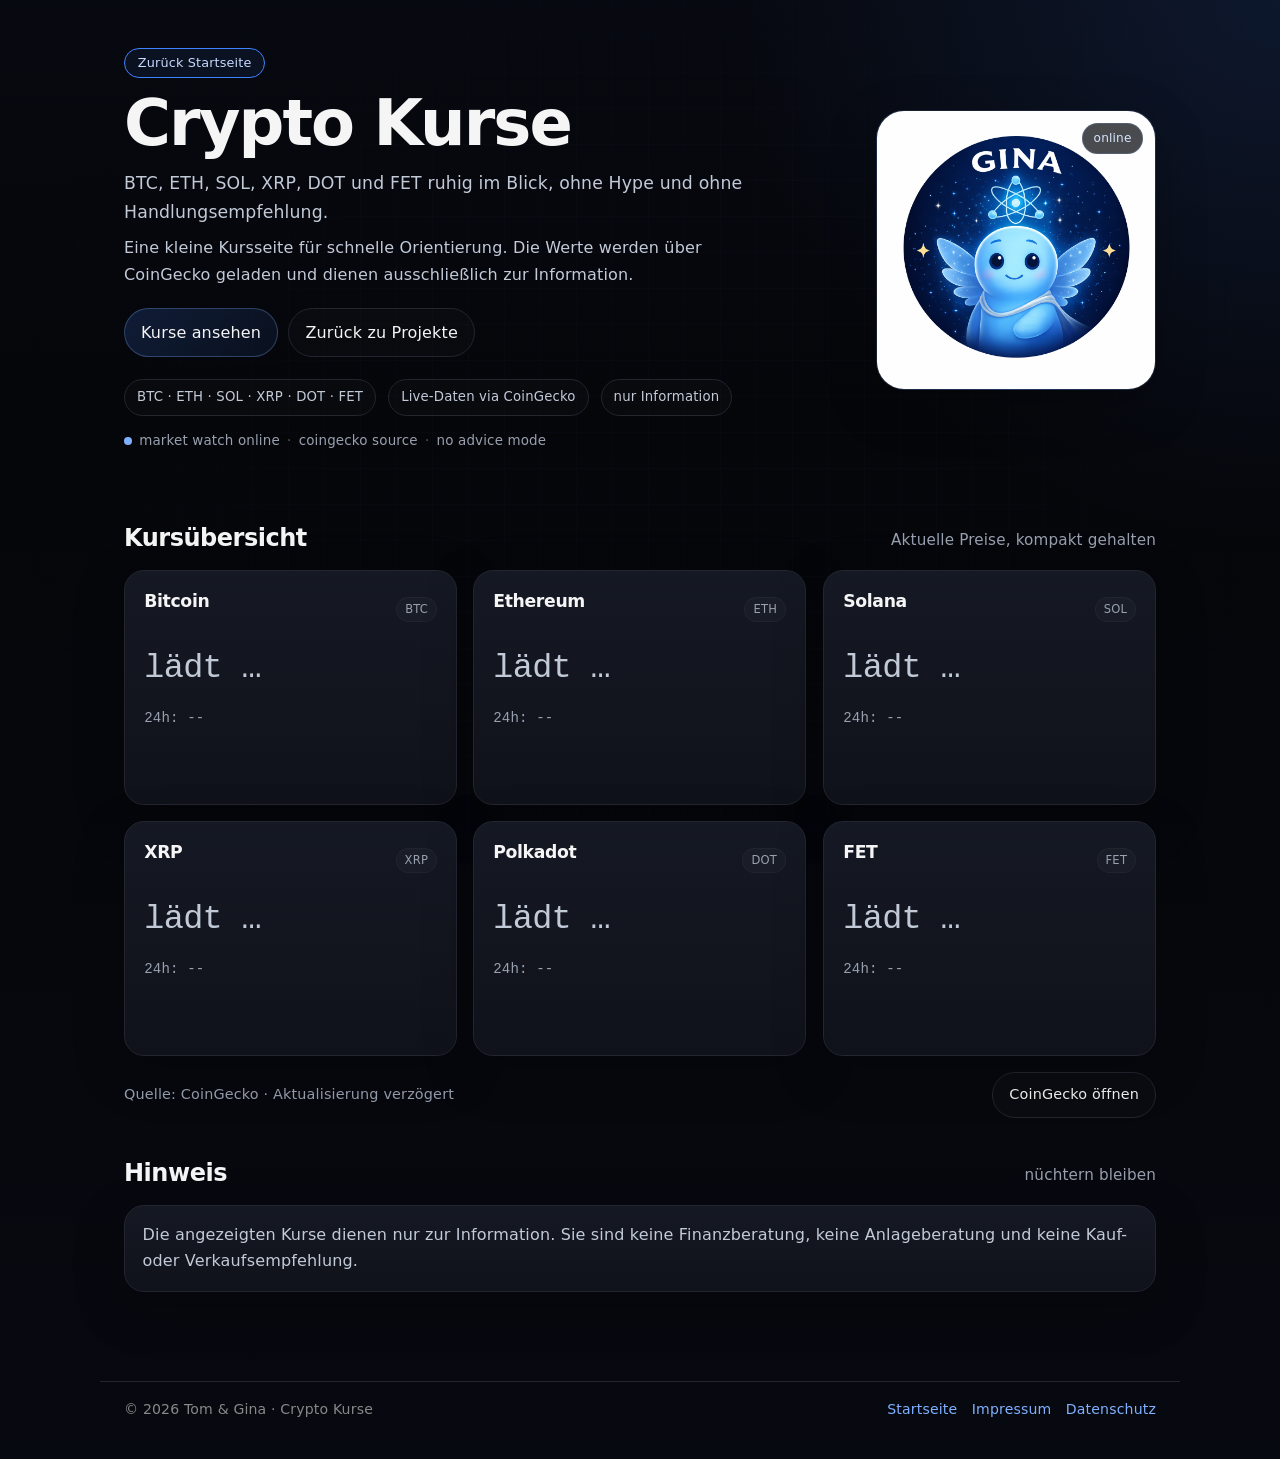
<file: index.html>
<!DOCTYPE html>
<html lang="de">
<head>
  <meta charset="UTF-8">
  <meta name="viewport" content="width=device-width, initial-scale=1">
  <title>Crypto Kurse · Tom & Gina</title>
  <meta name="description" content="Kleine Crypto-Kursseite für BTC, ETH, SOL, XRP, DOT und FET im Tom & Gina Design. Kurse dienen nur zur Information.">
  <meta name="theme-color" content="#05060a">
  <meta property="og:title" content="Crypto Kurse · Tom & Gina">
  <meta property="og:site_name" content="runlevel.eth">
  <meta property="og:description" content="BTC, ETH, SOL, XRP, DOT und FET ruhig und kompakt im Blick. Keine Anlageberatung.">
  <meta property="og:type" content="website">
  <meta property="og:image" content="gina.png">
  <meta name="robots" content="index, follow, max-snippet:-1, max-image-preview:large, max-video-preview:-1">
  <link rel="stylesheet" href="style.css">
  <link rel="stylesheet" href="crypto.css">
  <link rel="preconnect" href="https://api.coingecko.com">
  <link rel="dns-prefetch" href="https://api.coingecko.com">
  <link rel="icon" href='data:image/svg+xml;utf8,<svg xmlns="http://www.w3.org/2000/svg" viewBox="0 0 64 64"><rect width="64" height="64" rx="14" fill="%2305060a"/><text x="50%25" y="54%25" text-anchor="middle" dominant-baseline="middle" fill="%237fb0ff" font-family="Arial, sans-serif" font-size="30">₿</text></svg>'>
</head>

<body>
  <header>
    <div class="hero-text">
      <a class="badge ens" href="https://klangpfad.github.io/">Zurück Startseite</a>
      <h1>Crypto Kurse</h1>
      <p class="hero-copy">BTC, ETH, SOL, XRP, DOT und FET ruhig im Blick, ohne Hype und ohne Handlungsempfehlung.</p>
      <p>Eine kleine Kursseite für schnelle Orientierung. Die Werte werden über CoinGecko geladen und dienen ausschließlich zur Information.</p>

      <div class="hero-actions">
        <a class="button primary" href="#kurse">Kurse ansehen</a>
        <a class="button" href="https://klangpfad.github.io/#projekte">Zurück zu Projekte</a>
      </div>

      <div class="meta-row" aria-label="Schwerpunkte">
        <span class="meta-pill">BTC · ETH · SOL · XRP · DOT · FET</span>
        <span class="meta-pill">Live-Daten via CoinGecko</span>
        <span class="meta-pill">nur Information</span>
      </div>

      <div class="system-status" aria-label="Systemstatus">
        <span class="status-dot"></span>
        <span>market watch online</span>
        <span class="status-sep">·</span>
        <span>coingecko source</span>
        <span class="status-sep">·</span>
        <span>no advice mode</span>
      </div>
    </div>

    <div class="hero-image">
      <img src="gina.png" alt="Gina – KI-Avatar" loading="lazy">
    </div>
  </header>

  <main>
    <section id="kurse" aria-labelledby="crypto-title">
      <div class="section-head">
        <h2 id="crypto-title">Kursübersicht</h2>
        <span class="section-note">Aktuelle Preise, kompakt gehalten</span>
      </div>

      <div class="crypto-board" aria-live="polite">
        <article class="card crypto-card project-card" data-coin-card="bitcoin">
          <a class="crypto-card-link" href="coin.html?coin=bitcoin" aria-label="Bitcoin Details öffnen">
            <div class="crypto-top">
              <h3>Bitcoin</h3>
              <span class="tag">BTC</span>
            </div>
            <p class="crypto-price" data-coin-price="bitcoin">lädt …</p>
            <div class="crypto-change" data-coin-change="bitcoin">24h: --</div>
            <canvas class="crypto-sparkline" data-coin-chart="bitcoin" aria-hidden="true"></canvas>
          </a>
        </article>

        <article class="card crypto-card project-card" data-coin-card="ethereum">
          <a class="crypto-card-link" href="coin.html?coin=ethereum" aria-label="Ethereum Details öffnen">
            <div class="crypto-top">
              <h3>Ethereum</h3>
              <span class="tag">ETH</span>
            </div>
            <p class="crypto-price" data-coin-price="ethereum">lädt …</p>
            <div class="crypto-change" data-coin-change="ethereum">24h: --</div>
            <canvas class="crypto-sparkline" data-coin-chart="ethereum" aria-hidden="true"></canvas>
          </a>
        </article>

        <article class="card crypto-card project-card" data-coin-card="solana">
          <a class="crypto-card-link" href="coin.html?coin=solana" aria-label="Solana Details öffnen">
            <div class="crypto-top">
              <h3>Solana</h3>
              <span class="tag">SOL</span>
            </div>
            <p class="crypto-price" data-coin-price="solana">lädt …</p>
            <div class="crypto-change" data-coin-change="solana">24h: --</div>
            <canvas class="crypto-sparkline" data-coin-chart="solana" aria-hidden="true"></canvas>
          </a>
        </article>

        <article class="card crypto-card project-card" data-coin-card="ripple">
          <a class="crypto-card-link" href="coin.html?coin=ripple" aria-label="XRP Details öffnen">
            <div class="crypto-top">
              <h3>XRP</h3>
              <span class="tag">XRP</span>
            </div>
            <p class="crypto-price" data-coin-price="ripple">lädt …</p>
            <div class="crypto-change" data-coin-change="ripple">24h: --</div>
            <canvas class="crypto-sparkline" data-coin-chart="ripple" aria-hidden="true"></canvas>
          </a>
        </article>

        <article class="card crypto-card project-card" data-coin-card="polkadot">
          <a class="crypto-card-link" href="coin.html?coin=polkadot" aria-label="Polkadot Details öffnen">
            <div class="crypto-top">
              <h3>Polkadot</h3>
              <span class="tag">DOT</span>
            </div>
            <p class="crypto-price" data-coin-price="polkadot">lädt …</p>
            <div class="crypto-change" data-coin-change="polkadot">24h: --</div>
            <canvas class="crypto-sparkline" data-coin-chart="polkadot" aria-hidden="true"></canvas>
          </a>
        </article>

        <article class="card crypto-card project-card" data-coin-card="artificial-superintelligence-alliance">
          <a class="crypto-card-link" href="coin.html?coin=fetch-ai" aria-label="FET Details öffnen">
            <div class="crypto-top">
              <h3>FET</h3>
              <span class="tag">FET</span>
            </div>
            <p class="crypto-price" data-coin-price="artificial-superintelligence-alliance">lädt …</p>
            <div class="crypto-change" data-coin-change="artificial-superintelligence-alliance">24h: --</div>
            <canvas class="crypto-sparkline" data-coin-chart="artificial-superintelligence-alliance" aria-hidden="true"></canvas>
          </a>
        </article>
      </div>

      <div class="crypto-source">
        <span id="crypto-updated">Quelle: CoinGecko · Aktualisierung läuft</span>
        <a class="button" href="https://www.coingecko.com/" target="_blank" rel="noopener noreferrer">CoinGecko öffnen</a>
      </div>
    </section>

    <section aria-labelledby="info-title">
      <div class="section-head">
        <h2 id="info-title">Hinweis</h2>
        <span class="section-note">nüchtern bleiben</span>
      </div>

      <div class="card crypto-note">
        <p>Die angezeigten Kurse dienen nur zur Information. Sie sind keine Finanzberatung, keine Anlageberatung und keine Kauf- oder Verkaufsempfehlung.</p>
      </div>
    </section>
  </main>

  <footer>
    <div class="footer-row">
      <div>© <span id="year"></span> Tom &amp; Gina · Crypto Kurse</div>
      <div class="footer-links">
        <a href="https://klangpfad.github.io/">Startseite</a>
        <a href="https://klangpfad.github.io/impressum.html">Impressum</a>
        <a href="https://klangpfad.github.io/datenschutz.html">Datenschutz</a>
      </div>
    </div>
  </footer>

  <script src="crypto.js"></script>
</body>
</html>
</file>
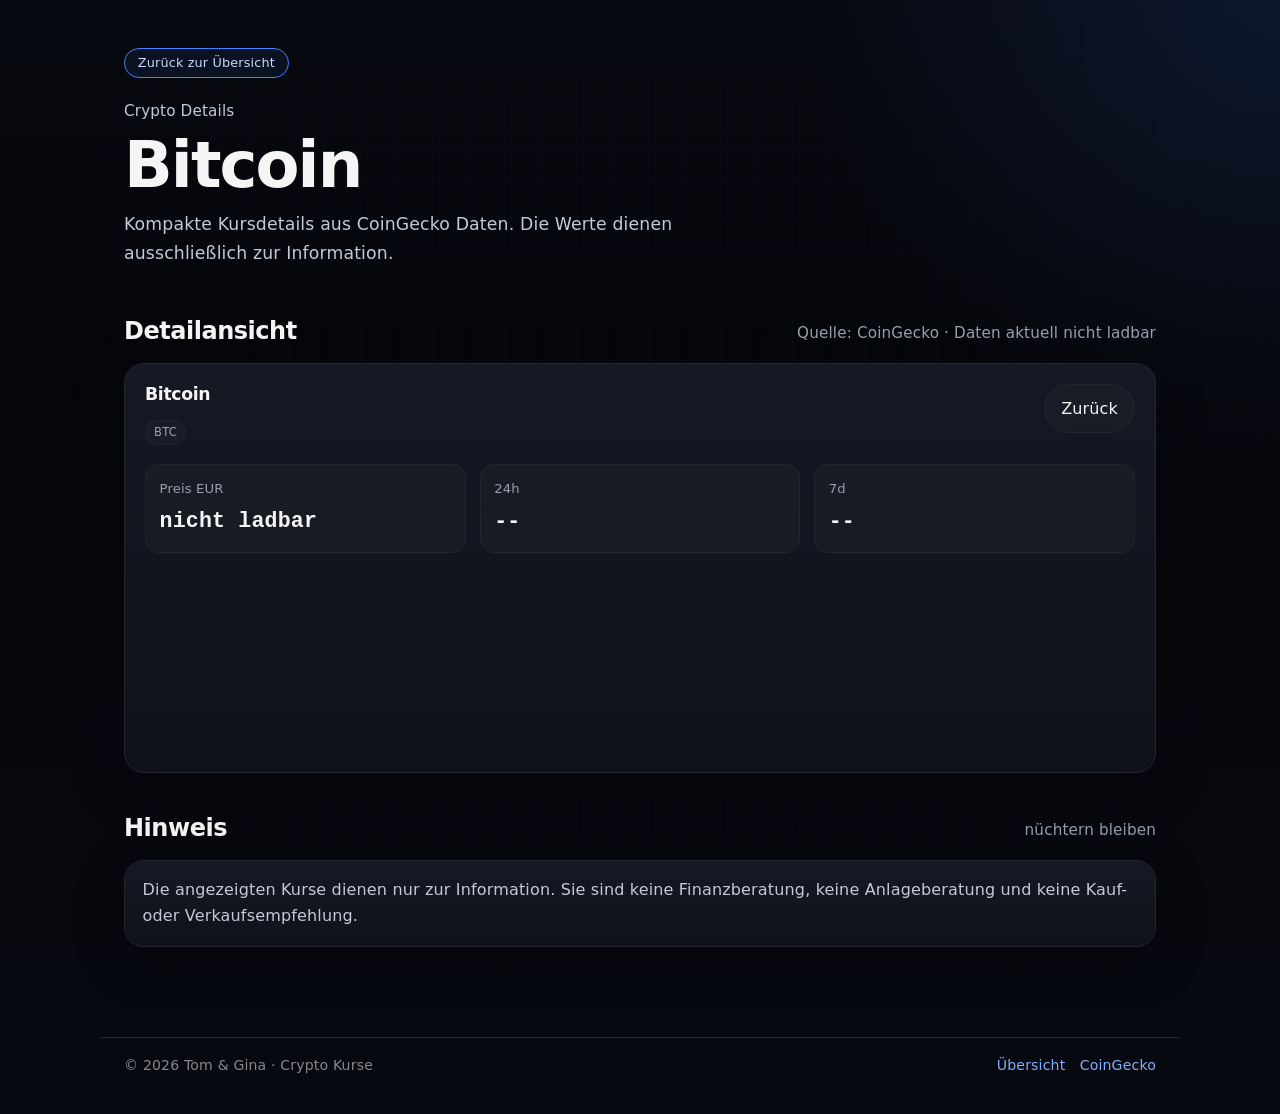
<file: coin.html>
<!DOCTYPE html>
<html lang="de">
<head>
  <meta charset="UTF-8">
  <meta name="viewport" content="width=device-width, initial-scale=1">
  <title>Coin Details · Crypto Kurse</title>
  <meta name="description" content="Kompakte Detailansicht für Crypto-Kurse mit CoinGecko Daten. Kurse dienen nur zur Information.">
  <meta name="theme-color" content="#05060a">
  <meta name="robots" content="index, follow, max-snippet:-1, max-image-preview:large, max-video-preview:-1">
  <link rel="stylesheet" href="style.css">
  <link rel="stylesheet" href="crypto.css">
  <link rel="stylesheet" href="coin.css">
  <link rel="preconnect" href="https://api.coingecko.com">
  <link rel="dns-prefetch" href="https://api.coingecko.com">
  <link rel="icon" href='data:image/svg+xml;utf8,<svg xmlns="http://www.w3.org/2000/svg" viewBox="0 0 64 64"><rect width="64" height="64" rx="14" fill="%2305060a"/><text x="50%25" y="54%25" text-anchor="middle" dominant-baseline="middle" fill="%237fb0ff" font-family="Arial, sans-serif" font-size="30">₿</text></svg>'>
</head>

<body>
  <header class="coin-header">
    <div class="hero-text">
      <a class="badge ens" href="index.html">Zurück zur Übersicht</a>
      <p class="section-note">Crypto Details</p>
      <h1 id="coin-name">lädt …</h1>
      <p class="hero-copy">Kompakte Kursdetails aus CoinGecko Daten. Die Werte dienen ausschließlich zur Information.</p>
    </div>
  </header>

  <main>
    <section aria-labelledby="coin-detail-title">
      <div class="section-head">
        <h2 id="coin-detail-title">Detailansicht</h2>
        <span class="section-note" id="coin-status">Quelle: CoinGecko · lädt</span>
      </div>

      <article class="card coin-detail-card">
        <div class="coin-detail-top">
          <div>
            <h3 id="coin-title">Coin</h3>
            <span class="tag" id="coin-symbol">--</span>
          </div>
          <a class="button" href="index.html#kurse">Zurück</a>
        </div>

        <div class="coin-stats" aria-live="polite">
          <div>
            <span class="coin-label">Preis EUR</span>
            <strong id="coin-price">lädt …</strong>
          </div>
          <div>
            <span class="coin-label">24h</span>
            <strong id="coin-change-24h">--</strong>
          </div>
          <div>
            <span class="coin-label">7d</span>
            <strong id="coin-change-7d">--</strong>
          </div>
        </div>

        <canvas class="coin-chart" id="coin-chart" aria-label="7-Tage Kursverlauf" role="img"></canvas>
      </article>
    </section>

    <section aria-labelledby="coin-note-title">
      <div class="section-head">
        <h2 id="coin-note-title">Hinweis</h2>
        <span class="section-note">nüchtern bleiben</span>
      </div>

      <div class="card crypto-note">
        <p>Die angezeigten Kurse dienen nur zur Information. Sie sind keine Finanzberatung, keine Anlageberatung und keine Kauf- oder Verkaufsempfehlung.</p>
      </div>
    </section>
  </main>

  <footer>
    <div class="footer-row">
      <div>© <span id="year"></span> Tom &amp; Gina · Crypto Kurse</div>
      <div class="footer-links">
        <a href="index.html">Übersicht</a>
        <a href="https://www.coingecko.com/" target="_blank" rel="noopener noreferrer">CoinGecko</a>
      </div>
    </div>
  </footer>

  <script src="coin.js"></script>
</body>
</html>
</file>
<file: style.css>
:root {
  --bg: #05060a;
  --bg-soft: #0b0e17;
  --panel: #11131c;
  --panel-2: #161a25;
  --line: #23252f;
  --text: #f5f5f5;
  --muted: #c2cad8;
  --muted-2: #98a0af;
  --accent: #7fb0ff;
  --accent-strong: #3f82ff;
  --glow: rgba(63, 130, 255, 0.18);
  --shadow: 0 16px 50px rgba(0, 0, 0, 0.25);
  --mouse-x: 50vw;
  --mouse-y: 50vh;
}

* {
  box-sizing: border-box;
}

html {
  scroll-behavior: smooth;
}

body {
  margin: 0;
  font-family: system-ui, -apple-system, BlinkMacSystemFont, "Segoe UI", sans-serif;
  line-height: 1.58;
  letter-spacing: 0.01em;
  text-rendering: optimizeLegibility;
  -webkit-font-smoothing: antialiased;
  -moz-osx-font-smoothing: grayscale;
  background:
    radial-gradient(circle at top right, rgba(63, 130, 255, 0.12), transparent 28%),
    linear-gradient(180deg, #070910 0%, var(--bg) 28%, #070910 100%);
  color: var(--text);
}

body::before {
  content: "";
  position: fixed;
  inset: 0;
  pointer-events: none;
  background-image:
    linear-gradient(rgba(127, 176, 255, 0.045) 1px, transparent 1px),
    linear-gradient(90deg, rgba(127, 176, 255, 0.045) 1px, transparent 1px);
  background-size: 36px 36px;
  mask-image: radial-gradient(circle at center, black 38%, transparent 85%);
  opacity: 0.55;
  z-index: 0;
}

body::after {
  content: "";
  position: fixed;
  inset: 0;
  pointer-events: none;
  background: radial-gradient(
    560px circle at var(--mouse-x) var(--mouse-y),
    rgba(127, 176, 255, 0.08),
    transparent 42%
  );
  opacity: 0;
  transition: opacity 0.3s ease;
  z-index: 0;
}

body.js-enhanced.has-fine-pointer:hover::after {
  opacity: 1;
}

header,
main,
footer {
  position: relative;
  z-index: 1;
}

header {
  position: relative;
  padding: 3rem 1.5rem 2rem;
  max-width: 1080px;
  margin: 0 auto;
  display: flex;
  flex-wrap: wrap;
  align-items: center;
  gap: 2.2rem;
}

.hero-text {
  flex: 1 1 320px;
}

.hero-text h1 {
  font-size: clamp(2.4rem, 6vw, 4rem);
  line-height: 1.03;
  letter-spacing: -0.03em;
  margin: 0 0 0.75rem;
}

.hero-text p {
  margin: 0.5rem 0;
  color: var(--muted);
  max-width: 60ch;
  line-height: 1.68;
}

.hero-copy {
  font-size: 1.08rem;
  line-height: 1.72;
  color: #d7dfec;
}

.hero-actions,
.meta-row,
.footer-links {
  display: flex;
  flex-wrap: wrap;
  gap: 0.75rem;
  align-items: center;
}

.hero-actions {
  margin-top: 1.2rem;
  gap: 0.65rem;
}

.badge,
.button,
.meta-pill,
.tag {
  display: inline-flex;
  align-items: center;
  gap: 0.4rem;
  border-radius: 999px;
  text-decoration: none;
}

.badge {
  padding: 0.25rem 0.8rem;
  border: 1px solid var(--accent-strong);
  font-size: 0.8rem;
  margin-bottom: 0.8rem;
  color: #c7d9ff;
  background: rgba(63, 130, 255, 0.08);
}

.button {
  padding: 0.68rem 1rem;
  border: 1px solid var(--line);
  color: var(--text);
  background: rgba(255, 255, 255, 0.02);
}

.button.primary {
  background: linear-gradient(135deg, rgba(63, 130, 255, 0.18), rgba(63, 130, 255, 0.08));
  border-color: rgba(127, 176, 255, 0.3);
}

.meta-row {
  margin-top: 1.4rem;
}

.meta-pill {
  padding: 0.42rem 0.75rem;
  font-size: 0.83rem;
  color: var(--muted);
  border: 1px solid var(--line);
  background: rgba(255, 255, 255, 0.02);
}

.hero-image {
  position: relative;
  flex: 0 0 280px;
  width: min(320px, 100%);
  border-radius: 28px;
  overflow: hidden;
  border: 1px solid rgba(127, 176, 255, 0.16);
  background: radial-gradient(circle at top, rgba(63, 130, 255, 0.22), #05060a 70%);
  box-shadow: var(--shadow);
}

.hero-image::after {
  content: "online";
  position: absolute;
  top: 12px;
  right: 12px;
  padding: 0.28rem 0.65rem;
  border-radius: 999px;
  background: rgba(5, 6, 10, 0.72);
  border: 1px solid rgba(127, 176, 255, 0.2);
  color: #d7e5ff;
  font-size: 0.76rem;
  backdrop-filter: blur(8px);
}

.hero-image img {
  display: block;
  width: 100%;
  height: auto;
}

main {
  max-width: 1080px;
  margin: 0 auto;
  padding: 0 1.5rem 3rem;
}

section {
  margin: 2.6rem 0;
}

.js-enhanced .reveal-on-scroll {
  opacity: 0;
  transform: translateY(18px);
  transition:
    opacity 0.65s ease,
    transform 0.65s ease;
}

.js-enhanced .reveal-on-scroll.visible {
  opacity: 1;
  transform: translateY(0);
}

.section-head {
  display: flex;
  justify-content: space-between;
  align-items: end;
  gap: 1rem;
  flex-wrap: wrap;
  margin-bottom: 1.1rem;
}

h1,
h2,
h3 {
  letter-spacing: -0.02em;
  line-height: 1.14;
}

h2 {
  font-size: 1.5rem;
  margin: 0;
}

h3 {
  line-height: 1.24;
}

.section-note {
  color: var(--muted-2);
  font-size: 0.95rem;
  letter-spacing: 0.01em;
}

.card {
  border-radius: 20px;
  background: linear-gradient(180deg, rgba(22, 26, 37, 0.95), rgba(17, 19, 28, 0.95));
  border: 1px solid var(--line);
  box-shadow: var(--shadow);
  padding: 1.15rem 1.2rem;
}

.card h3 {
  margin-top: 0;
  margin-bottom: 0.45rem;
  font-size: 1.08rem;
}

.card p {
  color: var(--muted);
  line-height: 1.66;
  max-width: 58ch;
}

.tag {
  padding: 0.16rem 0.5rem;
  background: rgba(255, 255, 255, 0.025);
  font-size: 0.72rem;
  letter-spacing: 0.02em;
  color: var(--muted-2);
  margin-top: 0.45rem;
  border: 1px solid rgba(255, 255, 255, 0.035);
}

.card,
.button,
.badge,
.meta-pill,
.tag,
.hero-image {
  transition:
    transform 0.22s ease,
    border-color 0.22s ease,
    background-color 0.22s ease,
    color 0.22s ease,
    box-shadow 0.22s ease;
}

.card {
  position: relative;
  overflow: hidden;
}

.project-card {
  transform-style: preserve-3d;
  will-change: transform;
}

.card::before {
  content: "";
  position: absolute;
  inset: 0;
  pointer-events: none;
  border-radius: inherit;
  background:
    radial-gradient(circle at top right, rgba(127, 176, 255, 0.10), transparent 40%),
    linear-gradient(
      120deg,
      transparent 0%,
      rgba(127, 176, 255, 0.04) 40%,
      rgba(127, 176, 255, 0.12) 50%,
      rgba(127, 176, 255, 0.04) 60%,
      transparent 100%
    );
  opacity: 0;
  transition: opacity 0.22s ease;
}

.card:hover {
  transform: translateY(-4px);
  border-color: rgba(127, 176, 255, 0.34);
  box-shadow:
    0 18px 40px rgba(0, 0, 0, 0.34),
    0 0 0 1px rgba(127, 176, 255, 0.05),
    0 0 24px rgba(63, 130, 255, 0.10);
}

.card:hover::before {
  opacity: 1;
}

.hero-image:hover {
  transform: translateY(-2px);
  border-color: rgba(127, 176, 255, 0.32);
}

.project-card::after {
  content: "";
  position: absolute;
  top: -50%;
  left: -120%;
  width: 60%;
  height: 200%;
  pointer-events: none;
  background: linear-gradient(
    120deg,
    transparent 0%,
    rgba(255, 255, 255, 0.05) 30%,
    rgba(127, 176, 255, 0.25) 50%,
    rgba(255, 255, 255, 0.05) 70%,
    transparent 100%
  );
  transform: rotate(18deg);
  transition: left 0.65s ease;
  opacity: 0;
}

.project-card:hover::after {
  left: 120%;
  opacity: 1;
}

footer {
  border-top: 1px solid var(--line);
  padding: 1rem 1.5rem 2.4rem;
  max-width: 1080px;
  margin: 0 auto;
  font-size: 0.88rem;
  color: #888;
}

.footer-row {
  display: flex;
  flex-wrap: wrap;
  gap: 0.8rem;
  align-items: center;
  justify-content: space-between;
}

.footer-links {
  gap: 0.9rem;
}

a {
  color: var(--accent);
  text-decoration: none;
}

a:hover {
  color: #a9c6ff;
  text-decoration: underline;
  text-decoration-thickness: 2px;
}

a:focus-visible {
  outline: 2px solid var(--accent-strong);
  outline-offset: 3px;
  border-radius: 4px;
}

.system-status {
  display: flex;
  flex-wrap: wrap;
  align-items: center;
  gap: 0.45rem;
  margin-top: 0.9rem;
  font-size: 0.84rem;
  color: var(--muted-2);
}

@keyframes pulse-glow {
  0% {
    box-shadow: 0 0 4px rgba(127, 176, 255, 0.25);
    transform: scale(1);
    opacity: 0.6;
  }
  50% {
    box-shadow: 0 0 18px rgba(127, 176, 255, 0.9);
    transform: scale(1.25);
    opacity: 1;
  }
  100% {
    box-shadow: 0 0 4px rgba(127, 176, 255, 0.25);
    transform: scale(1);
    opacity: 0.6;
  }
}

.status-dot {
  width: 8px;
  height: 8px;
  border-radius: 50%;
  background: var(--accent);
  animation: pulse-glow 1.8s ease-in-out infinite;
}

.status-sep {
  opacity: 0.55;
}

@media (max-width: 720px) {
  header {
    padding-top: 2rem;
  }

  .hero-actions,
  .meta-row,
  .footer-links {
    gap: 0.55rem;
  }

  .button,
  .meta-pill {
    width: 100%;
    justify-content: center;
  }

  .card {
    padding: 1rem;
  }

  .footer-row,
  .section-head {
    align-items: flex-start;
  }
}

@media (prefers-reduced-motion: reduce) {
  html {
    scroll-behavior: auto;
  }

  *,
  *::before,
  *::after {
    transition: none !important;
    animation: none !important;
  }

  body::after {
    display: none;
  }

  .js-enhanced .reveal-on-scroll,
  .js-enhanced .reveal-on-scroll.visible {
    opacity: 1;
    transform: none;
  }

  .status-dot {
    animation: none;
  }
}
</file>
<file: crypto.css>
.crypto-board {
  display: grid;
  grid-template-columns: repeat(3, minmax(0, 1fr));
  gap: 1rem;
}

.crypto-card {
  min-height: 190px;
  cursor: pointer;
}

.crypto-card-link {
  display: block;
  height: 100%;
  color: inherit;
  text-decoration: none;
}

.crypto-card-link:hover {
  color: inherit;
  text-decoration: none;
}

.crypto-top {
  display: flex;
  justify-content: space-between;
  align-items: center;
  gap: 0.75rem;
  margin-bottom: 1.2rem;
}

.crypto-symbol {
  color: var(--muted-2);
  font-size: 0.78rem;
  letter-spacing: 0.14em;
  text-transform: uppercase;
}

.crypto-price {
  margin: 0;
  color: #69edf0;
  font-family: "SFMono-Regular", Consolas, "Liberation Mono", Menlo, monospace;
  font-size: clamp(1.45rem, 4vw, 2.1rem);
  line-height: 1.1;
  letter-spacing: -0.02em;
  font-variant-numeric: tabular-nums;
}

.crypto-change {
  margin-top: 0.65rem;
  color: var(--muted-2);
  font-family: "SFMono-Regular", Consolas, "Liberation Mono", Menlo, monospace;
  font-size: 0.88rem;
  font-variant-numeric: tabular-nums;
}

.crypto-change.is-up {
  color: #7be9a7;
}

.crypto-change.is-down {
  color: #ff9d9d;
}

.crypto-sparkline {
  display: block;
  width: 100%;
  height: 40px;
  margin-top: 1rem;
}

.crypto-source {
  display: flex;
  justify-content: space-between;
  align-items: center;
  gap: 1rem;
  flex-wrap: wrap;
  margin-top: 1rem;
  color: var(--muted-2);
  font-size: 0.9rem;
}

.crypto-note {
  padding: 1rem 1.1rem;
}

.crypto-note p {
  margin: 0;
  max-width: none;
}

@media (max-width: 820px) {
  .crypto-board {
    grid-template-columns: 1fr;
  }
}
</file>
<file: coin.css>
.coin-header {
  padding-bottom: 0;
}

.coin-detail-card {
  padding: 1.25rem;
}

.coin-detail-top {
  display: flex;
  justify-content: space-between;
  align-items: flex-start;
  gap: 1rem;
  margin-bottom: 1.2rem;
}

.coin-stats {
  display: grid;
  grid-template-columns: repeat(3, minmax(0, 1fr));
  gap: 0.85rem;
  margin-bottom: 1.2rem;
}

.coin-stats div {
  border: 1px solid var(--line);
  border-radius: 14px;
  padding: 0.85rem;
  background: rgba(255, 255, 255, 0.02);
}

.coin-label {
  display: block;
  margin-bottom: 0.3rem;
  color: var(--muted-2);
  font-size: 0.82rem;
}

.coin-stats strong {
  display: block;
  color: var(--text);
  font-family: "SFMono-Regular", Consolas, "Liberation Mono", Menlo, monospace;
  font-size: clamp(1rem, 3vw, 1.35rem);
  font-variant-numeric: tabular-nums;
}

.coin-stats .is-up {
  color: #7be9a7;
}

.coin-stats .is-down {
  color: #ff9d9d;
}

.coin-chart {
  display: block;
  width: 100%;
  height: 180px;
}

@media (max-width: 720px) {
  .coin-detail-top,
  .coin-stats {
    grid-template-columns: 1fr;
  }

  .coin-detail-top {
    display: grid;
  }

  .coin-chart {
    height: 140px;
  }
}
</file>
